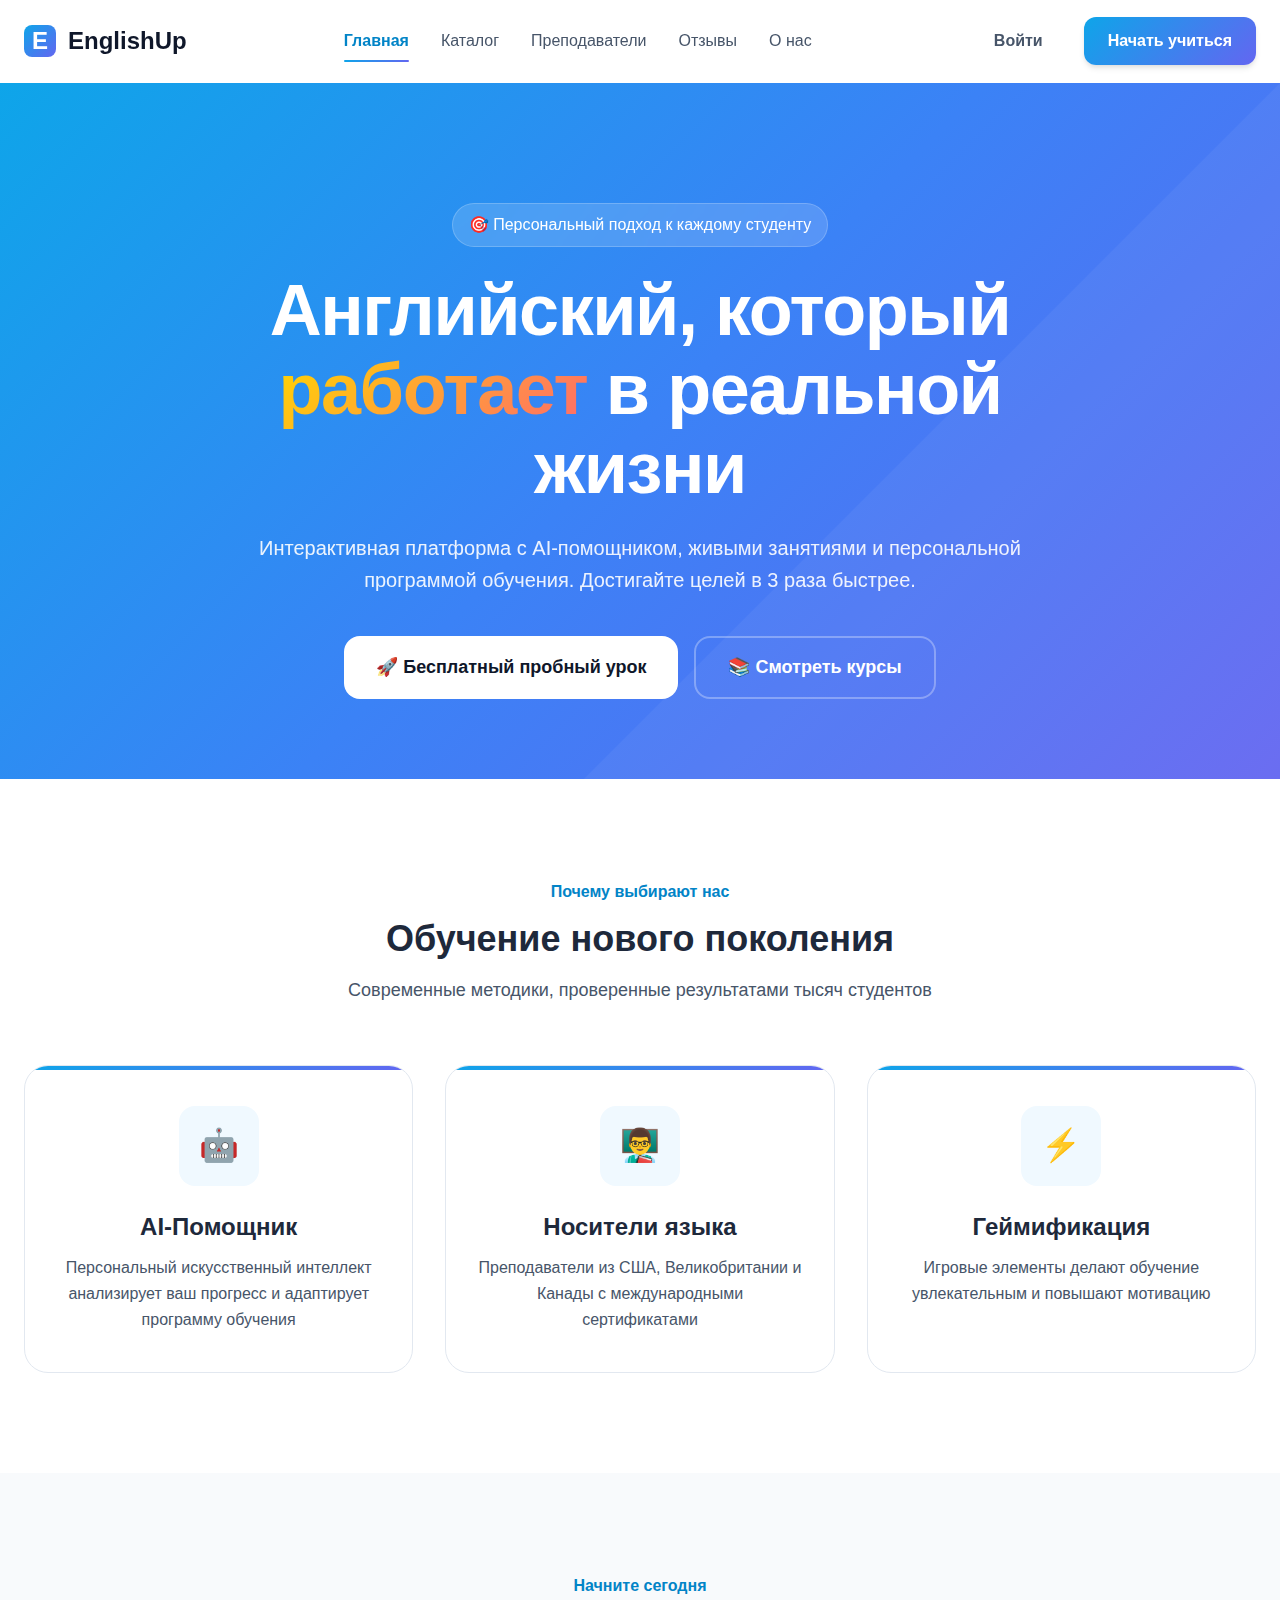
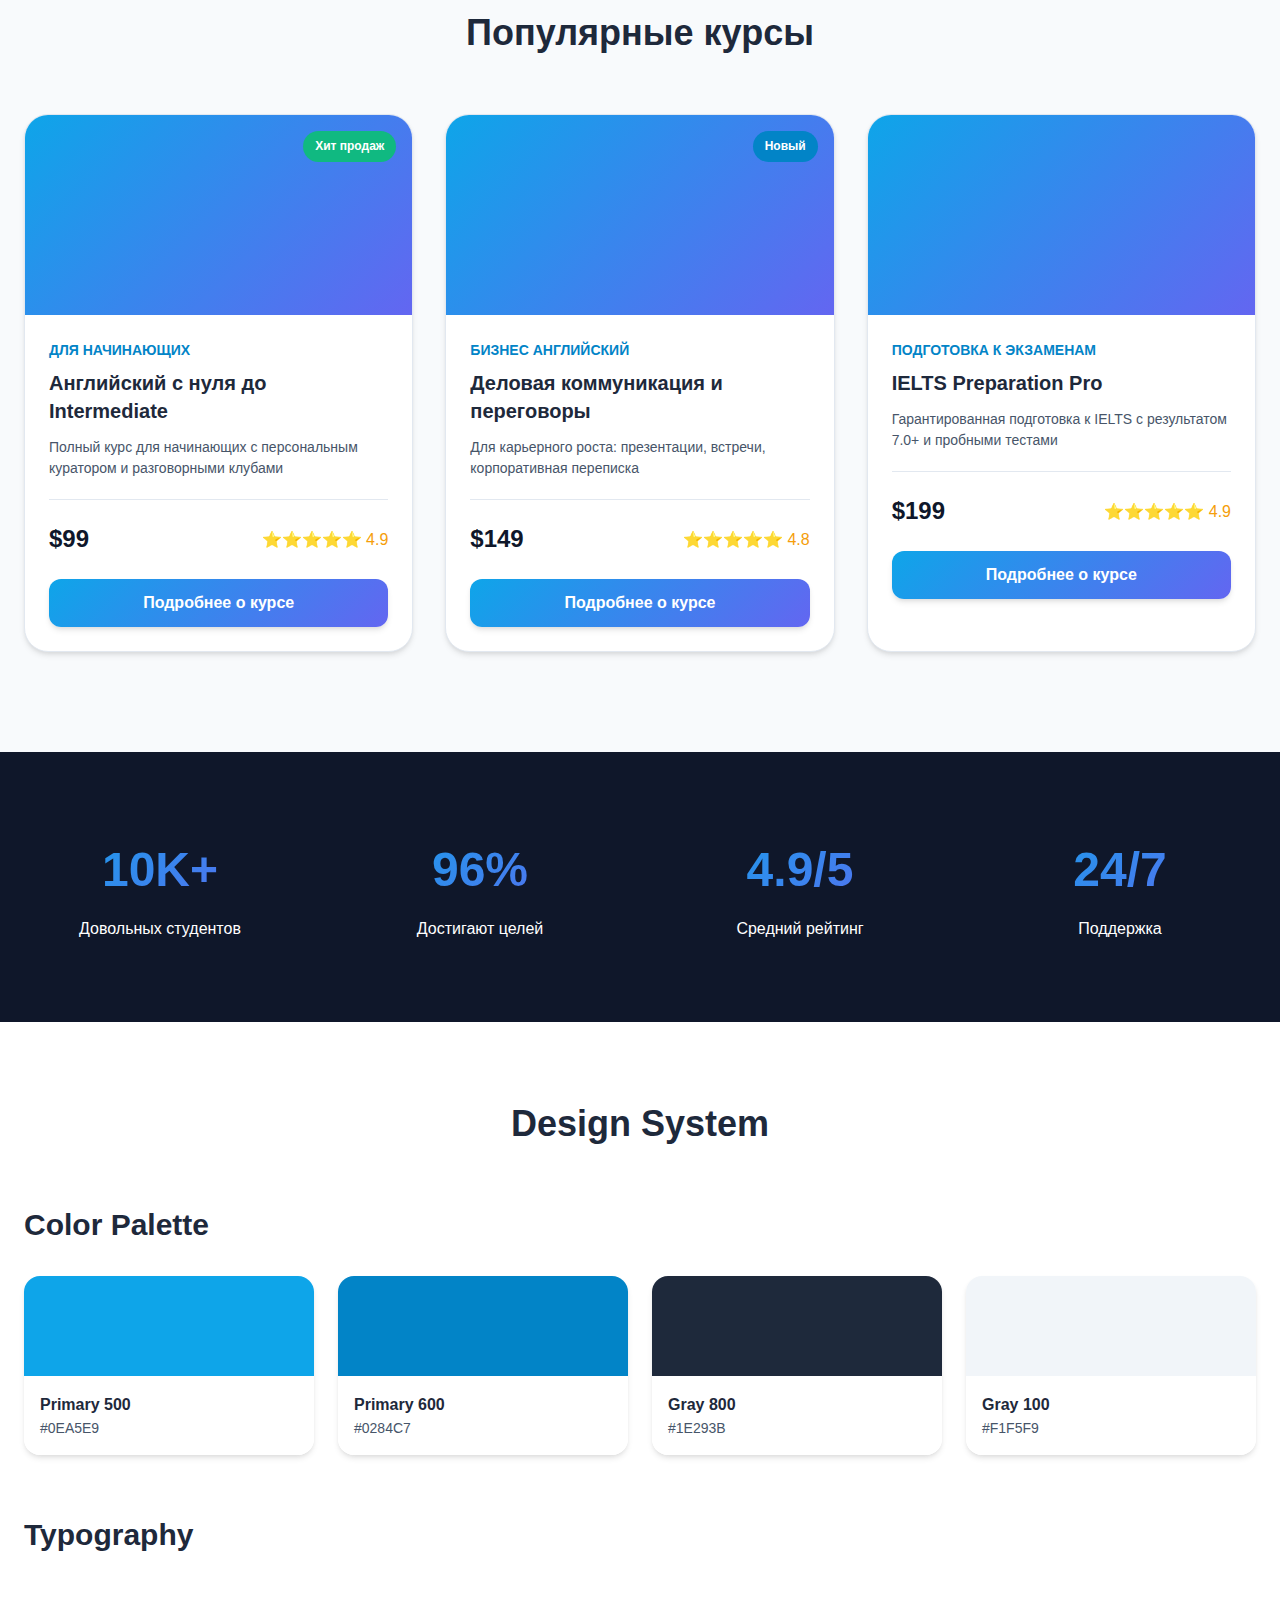
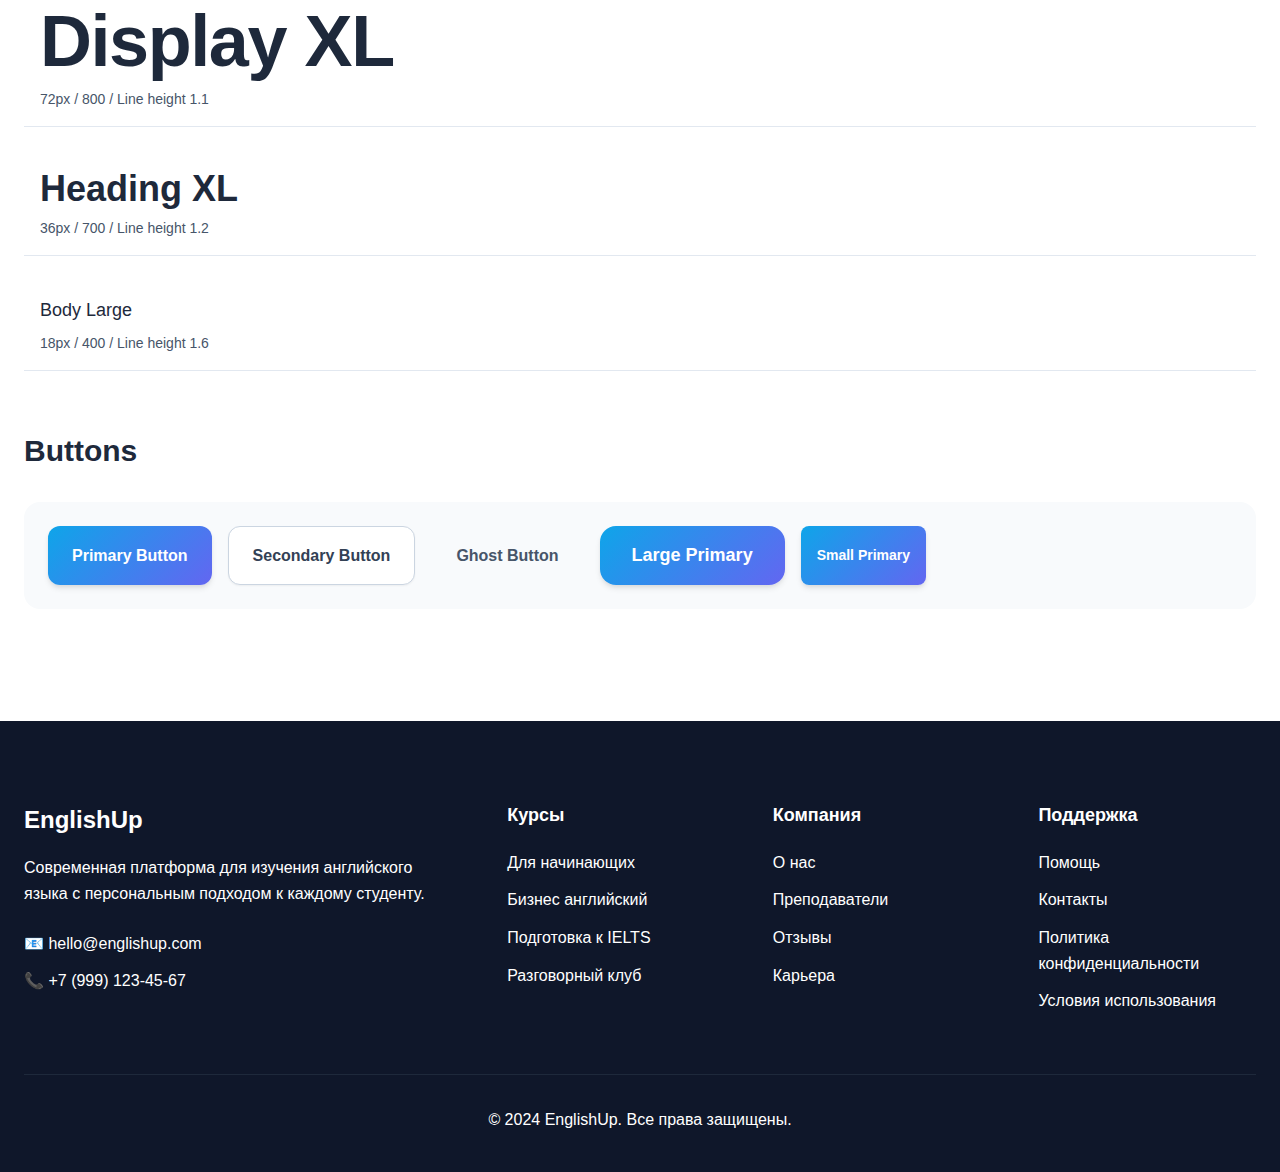
<file: index.html>
<!DOCTYPE html>
<html lang="ru">
<head>
    <meta charset="UTF-8">
    <meta name="viewport" content="width=device-width, initial-scale=1.0">
    <title>EnglishUp - Modern Language Learning</title>
    <style>
        /* === MODERN DESIGN SYSTEM === */
        :root {
            /* Color Palette */
            --primary-50: #F0F9FF;
            --primary-100: #E0F2FE;
            --primary-500: #0EA5E9;
            --primary-600: #0284C7;
            --primary-700: #0369A1;
            --gradient-primary: linear-gradient(135deg, #0EA5E9 0%, #6366F1 100%);
            --gradient-hero: linear-gradient(135deg, #0EA5E9 0%, #3B82F6 50%, #6366F1 100%);
            
            /* Gray Scale */
            --gray-50: #F8FAFC;
            --gray-100: #F1F5F9;
            --gray-200: #E2E8F0;
            --gray-300: #CBD5E1;
            --gray-600: #475569;
            --gray-700: #334155;
            --gray-800: #1E293B;
            --gray-900: #0F172A;
            
            /* Semantic Colors */
            --success: #10B981;
            --warning: #F59E0B;
            --error: #EF4444;
            
            /* Effects */
            --shadow-sm: 0 1px 2px 0 rgba(0, 0, 0, 0.05);
            --shadow-md: 0 4px 6px -1px rgba(0, 0, 0, 0.1), 0 2px 4px -1px rgba(0, 0, 0, 0.06);
            --shadow-lg: 0 10px 15px -3px rgba(0, 0, 0, 0.1), 0 4px 6px -2px rgba(0, 0, 0, 0.05);
            --shadow-xl: 0 20px 25px -5px rgba(0, 0, 0, 0.1), 0 10px 10px -5px rgba(0, 0, 0, 0.04);
            
            /* Border Radius */
            --radius-sm: 8px;
            --radius-md: 12px;
            --radius-lg: 16px;
            --radius-xl: 24px;
            --radius-full: 9999px;
        }

        * {
            margin: 0;
            padding: 0;
            box-sizing: border-box;
            font-family: 'Inter', 'SF Pro Display', -apple-system, BlinkMacSystemFont, sans-serif;
        }

        body {
            background: var(--gray-50);
            color: var(--gray-800);
            line-height: 1.6;
        }

        .container {
            max-width: 1280px;
            margin: 0 auto;
            padding: 0 24px;
        }

        /* === TYPOGRAPHY === */
        .display-xl {
            font-size: 72px;
            font-weight: 800;
            line-height: 1.1;
            letter-spacing: -0.02em;
        }

        .display-lg {
            font-size: 60px;
            font-weight: 700;
            line-height: 1.1;
            letter-spacing: -0.02em;
        }

        .display-md {
            font-size: 48px;
            font-weight: 700;
            line-height: 1.2;
            letter-spacing: -0.01em;
        }

        .heading-xl {
            font-size: 36px;
            font-weight: 700;
            line-height: 1.2;
        }

        .heading-lg {
            font-size: 30px;
            font-weight: 600;
            line-height: 1.3;
        }

        .heading-md {
            font-size: 24px;
            font-weight: 600;
            line-height: 1.4;
        }

        .heading-sm {
            font-size: 20px;
            font-weight: 600;
            line-height: 1.4;
        }

        .body-xl {
            font-size: 20px;
            font-weight: 400;
            line-height: 1.6;
        }

        .body-lg {
            font-size: 18px;
            font-weight: 400;
            line-height: 1.6;
        }

        .body-md {
            font-size: 16px;
            font-weight: 400;
            line-height: 1.6;
        }

        .body-sm {
            font-size: 14px;
            font-weight: 400;
            line-height: 1.5;
        }

        .caption {
            font-size: 12px;
            font-weight: 500;
            line-height: 1.4;
            text-transform: uppercase;
            letter-spacing: 0.02em;
        }

        /* === BUTTONS === */
        .btn {
            display: inline-flex;
            align-items: center;
            justify-content: center;
            gap: 8px;
            padding: 12px 24px;
            border: none;
            border-radius: var(--radius-md);
            font-weight: 600;
            font-size: 16px;
            line-height: 1.5;
            text-decoration: none;
            cursor: pointer;
            transition: all 0.2s ease;
            position: relative;
            overflow: hidden;
        }

        .btn::before {
            content: '';
            position: absolute;
            top: 0;
            left: -100%;
            width: 100%;
            height: 100%;
            background: linear-gradient(90deg, transparent, rgba(255,255,255,0.2), transparent);
            transition: left 0.5s;
        }

        .btn:hover::before {
            left: 100%;
        }

        .btn-primary {
            background: var(--gradient-primary);
            color: white;
            box-shadow: var(--shadow-md);
        }

        .btn-primary:hover {
            transform: translateY(-2px);
            box-shadow: var(--shadow-lg);
        }

        .btn-secondary {
            background: white;
            color: var(--gray-700);
            border: 1.5px solid var(--gray-300);
            box-shadow: var(--shadow-sm);
        }

        .btn-secondary:hover {
            border-color: var(--gray-400);
            transform: translateY(-1px);
            box-shadow: var(--shadow-md);
        }

        .btn-ghost {
            background: transparent;
            color: var(--gray-600);
            border: 1.5px solid transparent;
        }

        .btn-ghost:hover {
            background: var(--gray-100);
            color: var(--gray-700);
        }

        .btn-lg {
            padding: 16px 32px;
            font-size: 18px;
            border-radius: var(--radius-lg);
        }

        .btn-sm {
            padding: 8px 16px;
            font-size: 14px;
            border-radius: var(--radius-sm);
        }

        /* === MODERN HEADER === */
        .header {
            background: rgba(255, 255, 255, 0.95);
            backdrop-filter: blur(20px);
            border-bottom: 1px solid rgba(255, 255, 255, 0.2);
            position: sticky;
            top: 0;
            z-index: 1000;
            padding: 16px 0;
        }

        .header-content {
            display: flex;
            align-items: center;
            justify-content: space-between;
        }

        .logo {
            display: flex;
            align-items: center;
            gap: 12px;
            font-size: 24px;
            font-weight: 800;
            color: var(--gray-900);
            text-decoration: none;
        }

        .logo-icon {
            width: 32px;
            height: 32px;
            background: var(--gradient-primary);
            border-radius: 8px;
            display: flex;
            align-items: center;
            justify-content: center;
            color: white;
            font-weight: bold;
        }

        .nav {
            display: flex;
            align-items: center;
            gap: 32px;
        }

        .nav-link {
            color: var(--gray-600);
            text-decoration: none;
            font-weight: 500;
            transition: color 0.2s ease;
            position: relative;
        }

        .nav-link:hover {
            color: var(--gray-900);
        }

        .nav-link.active {
            color: var(--primary-600);
            font-weight: 600;
        }

        .nav-link.active::after {
            content: '';
            position: absolute;
            bottom: -8px;
            left: 0;
            width: 100%;
            height: 2px;
            background: var(--gradient-primary);
            border-radius: var(--radius-full);
        }

        .header-actions {
            display: flex;
            align-items: center;
            gap: 16px;
        }

        /* === HERO SECTION === */
        .hero {
            background: var(--gradient-hero);
            color: white;
            padding: 120px 0 80px;
            position: relative;
            overflow: hidden;
        }

        .hero::before {
            content: '';
            position: absolute;
            top: 0;
            left: 0;
            right: 0;
            bottom: 0;
            background: url('data:image/svg+xml,<svg xmlns="http://www.w3.org/2000/svg" viewBox="0 0 1000 1000"><polygon fill="rgba(255,255,255,0.05)" points="0,1000 1000,0 1000,1000"/></svg>');
            background-size: cover;
        }

        .hero-content {
            position: relative;
            z-index: 2;
            text-align: center;
            max-width: 800px;
            margin: 0 auto;
        }

        .hero-badge {
            display: inline-flex;
            align-items: center;
            gap: 8px;
            background: rgba(255, 255, 255, 0.15);
            backdrop-filter: blur(10px);
            padding: 8px 16px;
            border-radius: var(--radius-full);
            margin-bottom: 24px;
            border: 1px solid rgba(255, 255, 255, 0.2);
        }

        .hero-actions {
            display: flex;
            gap: 16px;
            justify-content: center;
            margin-top: 40px;
            flex-wrap: wrap;
        }

        .btn-white {
            background: white;
            color: var(--gray-900);
            font-weight: 600;
        }

        .btn-outline-white {
            background: transparent;
            color: white;
            border: 2px solid rgba(255, 255, 255, 0.3);
        }

        .btn-outline-white:hover {
            background: white;
            color: var(--gray-900);
        }

        /* === FEATURES SECTION === */
        .features {
            padding: 100px 0;
            background: white;
        }

        .section-header {
            text-align: center;
            max-width: 600px;
            margin: 0 auto 60px;
        }

        .section-subtitle {
            color: var(--primary-600);
            font-weight: 600;
            margin-bottom: 12px;
            display: block;
        }

        .features-grid {
            display: grid;
            grid-template-columns: repeat(auto-fit, minmax(300px, 1fr));
            gap: 32px;
        }

        .feature-card {
            background: white;
            padding: 40px 32px;
            border-radius: var(--radius-xl);
            text-align: center;
            border: 1px solid var(--gray-200);
            transition: all 0.3s ease;
            position: relative;
            overflow: hidden;
        }

        .feature-card::before {
            content: '';
            position: absolute;
            top: 0;
            left: 0;
            right: 0;
            height: 4px;
            background: var(--gradient-primary);
        }

        .feature-card:hover {
            transform: translateY(-8px);
            box-shadow: var(--shadow-xl);
            border-color: var(--primary-100);
        }

        .feature-icon {
            width: 80px;
            height: 80px;
            background: var(--primary-50);
            border-radius: var(--radius-lg);
            display: flex;
            align-items: center;
            justify-content: center;
            margin: 0 auto 24px;
            color: var(--primary-600);
            font-size: 32px;
        }

        /* === COURSE CARDS === */
        .courses {
            padding: 100px 0;
            background: var(--gray-50);
        }

        .course-grid {
            display: grid;
            grid-template-columns: repeat(auto-fit, minmax(380px, 1fr));
            gap: 32px;
        }

        .course-card {
            background: white;
            border-radius: var(--radius-xl);
            overflow: hidden;
            box-shadow: var(--shadow-md);
            transition: all 0.3s ease;
            border: 1px solid var(--gray-200);
        }

        .course-card:hover {
            transform: translateY(-8px);
            box-shadow: var(--shadow-xl);
        }

        .course-image {
            height: 200px;
            background: var(--gradient-primary);
            position: relative;
            overflow: hidden;
        }

        .course-badge {
            position: absolute;
            top: 16px;
            right: 16px;
            background: var(--success);
            color: white;
            padding: 6px 12px;
            border-radius: var(--radius-full);
            font-size: 12px;
            font-weight: 600;
        }

        .course-content {
            padding: 24px;
        }

        .course-category {
            color: var(--primary-600);
            font-weight: 600;
            font-size: 14px;
            margin-bottom: 8px;
            display: block;
        }

        .course-meta {
            display: flex;
            justify-content: space-between;
            align-items: center;
            margin-top: 20px;
            padding-top: 20px;
            border-top: 1px solid var(--gray-200);
        }

        .course-price {
            font-size: 24px;
            font-weight: 700;
            color: var(--gray-900);
        }

        .course-rating {
            display: flex;
            align-items: center;
            gap: 4px;
            color: var(--warning);
        }

        /* === STATS SECTION === */
        .stats {
            background: var(--gray-900);
            color: white;
            padding: 80px 0;
        }

        .stats-grid {
            display: grid;
            grid-template-columns: repeat(auto-fit, minmax(200px, 1fr));
            gap: 48px;
        }

        .stat-item {
            text-align: center;
        }

        .stat-number {
            font-size: 48px;
            font-weight: 800;
            background: var(--gradient-primary);
            -webkit-background-clip: text;
            -webkit-text-fill-color: transparent;
            margin-bottom: 8px;
        }

        /* === FOOTER === */
        .footer {
            background: var(--gray-900);
            color: white;
            padding: 80px 0 40px;
        }

        .footer-grid {
            display: grid;
            grid-template-columns: 2fr 1fr 1fr 1fr;
            gap: 48px;
            margin-bottom: 48px;
        }

        .footer-logo {
            font-size: 24px;
            font-weight: 800;
            margin-bottom: 16px;
        }

        .footer-description {
            color: var(--gray-400);
            margin-bottom: 24px;
        }

        .footer-heading {
            font-size: 18px;
            font-weight: 600;
            margin-bottom: 20px;
        }

        .footer-links {
            list-style: none;
        }

        .footer-link {
            color: var(--gray-400);
            text-decoration: none;
            margin-bottom: 12px;
            display: block;
            transition: color 0.2s ease;
        }

        .footer-link:hover {
            color: white;
        }

        .footer-bottom {
            border-top: 1px solid var(--gray-800);
            padding-top: 32px;
            text-align: center;
            color: var(--gray-500);
        }

        /* === UI KIT SECTION === */
        .ui-kit-section {
            padding: 80px 0;
            background: white;
        }

        .colors-grid {
            display: grid;
            grid-template-columns: repeat(auto-fit, minmax(200px, 1fr));
            gap: 24px;
            margin: 32px 0;
        }

        .color-card {
            border-radius: var(--radius-lg);
            overflow: hidden;
            box-shadow: var(--shadow-md);
        }

        .color-swatch {
            height: 100px;
            position: relative;
        }

        .color-info {
            padding: 16px;
            background: white;
        }

        .typography-showcase {
            display: grid;
            gap: 24px;
            margin: 32px 0;
        }

        .typography-item {
            padding: 16px;
            border-bottom: 1px solid var(--gray-200);
        }

        .buttons-showcase {
            display: flex;
            gap: 16px;
            flex-wrap: wrap;
            margin: 32px 0;
            padding: 24px;
            background: var(--gray-50);
            border-radius: var(--radius-lg);
        }
    </style>
</head>
<body>
    <!-- Modern Header -->
    <header class="header">
        <div class="container">
            <div class="header-content">
                <a href="#" class="logo">
                    <div class="logo-icon">E</div>
                    EnglishUp
                </a>
                <nav class="nav">
                    <a href="#" class="nav-link active">Главная</a>
                    <a href="#" class="nav-link">Каталог</a>
                    <a href="#" class="nav-link">Преподаватели</a>
                    <a href="#" class="nav-link">Отзывы</a>
                    <a href="#" class="nav-link">О нас</a>
                </nav>
                <div class="header-actions">
                    <button class="btn btn-ghost">Войти</button>
                    <button class="btn btn-primary">Начать учиться</button>
                </div>
            </div>
        </div>
    </header>

    <!-- Hero Section -->
    <section class="hero">
        <div class="container">
            <div class="hero-content">
                <div class="hero-badge">
                    <span>🎯 Персональный подход к каждому студенту</span>
                </div>
                <h1 class="display-xl">Английский, который<br><span style="background: linear-gradient(135deg, #FFD700 0%, #FF6B6B 100%); -webkit-background-clip: text; -webkit-text-fill-color: transparent;">работает</span> в реальной жизни</h1>
                <p class="body-xl" style="margin-top: 24px; opacity: 0.9;">
                    Интерактивная платформа с AI-помощником, живыми занятиями и персональной программой обучения. 
                    Достигайте целей в 3 раза быстрее.
                </p>
                <div class="hero-actions">
                    <button class="btn btn-white btn-lg">
                        🚀 Бесплатный пробный урок
                    </button>
                    <button class="btn btn-outline-white btn-lg">
                        📚 Смотреть курсы
                    </button>
                </div>
            </div>
        </div>
    </section>

    <!-- Features Section -->
    <section class="features">
        <div class="container">
            <div class="section-header">
                <span class="section-subtitle">Почему выбирают нас</span>
                <h2 class="heading-xl">Обучение нового поколения</h2>
                <p class="body-lg" style="color: var(--gray-600); margin-top: 16px;">
                    Современные методики, проверенные результатами тысяч студентов
                </p>
            </div>
            <div class="features-grid">
                <div class="feature-card">
                    <div class="feature-icon">🤖</div>
                    <h3 class="heading-md">AI-Помощник</h3>
                    <p class="body-md" style="color: var(--gray-600); margin-top: 12px;">
                        Персональный искусственный интеллект анализирует ваш прогресс и адаптирует программу обучения
                    </p>
                </div>
                <div class="feature-card">
                    <div class="feature-icon">👨‍🏫</div>
                    <h3 class="heading-md">Носители языка</h3>
                    <p class="body-md" style="color: var(--gray-600); margin-top: 12px;">
                        Преподаватели из США, Великобритании и Канады с международными сертификатами
                    </p>
                </div>
                <div class="feature-card">
                    <div class="feature-icon">⚡</div>
                    <h3 class="heading-md">Геймификация</h3>
                    <p class="body-md" style="color: var(--gray-600); margin-top: 12px;">
                        Игровые элементы делают обучение увлекательным и повышают мотивацию
                    </p>
                </div>
            </div>
        </div>
    </section>

    <!-- Popular Courses -->
    <section class="courses">
        <div class="container">
            <div class="section-header">
                <span class="section-subtitle">Начните сегодня</span>
                <h2 class="heading-xl">Популярные курсы</h2>
            </div>
            <div class="course-grid">
                <!-- Course 1 -->
                <div class="course-card">
                    <div class="course-image">
                        <div class="course-badge">Хит продаж</div>
                    </div>
                    <div class="course-content">
                        <span class="course-category">ДЛЯ НАЧИНАЮЩИХ</span>
                        <h3 class="heading-sm">Английский с нуля до Intermediate</h3>
                        <p class="body-sm" style="color: var(--gray-600); margin-top: 12px;">
                            Полный курс для начинающих с персональным куратором и разговорными клубами
                        </p>
                        <div class="course-meta">
                            <div class="course-price">$99</div>
                            <div class="course-rating">
                                ⭐⭐⭐⭐⭐ 4.9
                            </div>
                        </div>
                        <button class="btn btn-primary" style="width: 100%; margin-top: 20px;">
                            Подробнее о курсе
                        </button>
                    </div>
                </div>

                <!-- Course 2 -->
                <div class="course-card">
                    <div class="course-image">
                        <div class="course-badge" style="background: var(--primary-600);">Новый</div>
                    </div>
                    <div class="course-content">
                        <span class="course-category">БИЗНЕС АНГЛИЙСКИЙ</span>
                        <h3 class="heading-sm">Деловая коммуникация и переговоры</h3>
                        <p class="body-sm" style="color: var(--gray-600); margin-top: 12px;">
                            Для карьерного роста: презентации, встречи, корпоративная переписка
                        </p>
                        <div class="course-meta">
                            <div class="course-price">$149</div>
                            <div class="course-rating">
                                ⭐⭐⭐⭐⭐ 4.8
                            </div>
                        </div>
                        <button class="btn btn-primary" style="width: 100%; margin-top: 20px;">
                            Подробнее о курсе
                        </button>
                    </div>
                </div>

                <!-- Course 3 -->
                <div class="course-card">
                    <div class="course-image"></div>
                    <div class="course-content">
                        <span class="course-category">ПОДГОТОВКА К ЭКЗАМЕНАМ</span>
                        <h3 class="heading-sm">IELTS Preparation Pro</h3>
                        <p class="body-sm" style="color: var(--gray-600); margin-top: 12px;">
                            Гарантированная подготовка к IELTS с результатом 7.0+ и пробными тестами
                        </p>
                        <div class="course-meta">
                            <div class="course-price">$199</div>
                            <div class="course-rating">
                                ⭐⭐⭐⭐⭐ 4.9
                            </div>
                        </div>
                        <button class="btn btn-primary" style="width: 100%; margin-top: 20px;">
                            Подробнее о курсе
                        </button>
                    </div>
                </div>
            </div>
        </div>
    </section>

    <!-- Stats Section -->
    <section class="stats">
        <div class="container">
            <div class="stats-grid">
                <div class="stat-item">
                    <div class="stat-number">10K+</div>
                    <div class="body-md" style="color: var(--gray-400);">Довольных студентов</div>
                </div>
                <div class="stat-item">
                    <div class="stat-number">96%</div>
                    <div class="body-md" style="color: var(--gray-400);">Достигают целей</div>
                </div>
                <div class="stat-item">
                    <div class="stat-number">4.9/5</div>
                    <div class="body-md" style="color: var(--gray-400);">Средний рейтинг</div>
                </div>
                <div class="stat-item">
                    <div class="stat-number">24/7</div>
                    <div class="body-md" style="color: var(--gray-400);">Поддержка</div>
                </div>
            </div>
        </div>
    </section>

    <!-- UI Kit Section -->
    <section class="ui-kit-section">
        <div class="container">
            <h2 class="heading-xl" style="text-align: center; margin-bottom: 60px;">Design System</h2>
            
            <!-- Colors -->
            <div>
                <h3 class="heading-lg">Color Palette</h3>
                <div class="colors-grid">
                    <div class="color-card">
                        <div class="color-swatch" style="background: var(--primary-500);"></div>
                        <div class="color-info">
                            <div class="body-md" style="font-weight: 600;">Primary 500</div>
                            <div class="body-sm" style="color: var(--gray-600);">#0EA5E9</div>
                        </div>
                    </div>
                    <div class="color-card">
                        <div class="color-swatch" style="background: var(--primary-600);"></div>
                        <div class="color-info">
                            <div class="body-md" style="font-weight: 600;">Primary 600</div>
                            <div class="body-sm" style="color: var(--gray-600);">#0284C7</div>
                        </div>
                    </div>
                    <div class="color-card">
                        <div class="color-swatch" style="background: var(--gray-800);"></div>
                        <div class="color-info">
                            <div class="body-md" style="font-weight: 600;">Gray 800</div>
                            <div class="body-sm" style="color: var(--gray-600);">#1E293B</div>
                        </div>
                    </div>
                    <div class="color-card">
                        <div class="color-swatch" style="background: var(--gray-100);"></div>
                        <div class="color-info">
                            <div class="body-md" style="font-weight: 600;">Gray 100</div>
                            <div class="body-sm" style="color: var(--gray-600);">#F1F5F9</div>
                        </div>
                    </div>
                </div>
            </div>

            <!-- Typography -->
            <div style="margin-top: 60px;">
                <h3 class="heading-lg">Typography</h3>
                <div class="typography-showcase">
                    <div class="typography-item">
                        <div class="display-xl" style="margin-bottom: 8px;">Display XL</div>
                        <div class="body-sm" style="color: var(--gray-600);">72px / 800 / Line height 1.1</div>
                    </div>
                    <div class="typography-item">
                        <div class="heading-xl" style="margin-bottom: 8px;">Heading XL</div>
                        <div class="body-sm" style="color: var(--gray-600);">36px / 700 / Line height 1.2</div>
                    </div>
                    <div class="typography-item">
                        <div class="body-lg" style="margin-bottom: 8px;">Body Large</div>
                        <div class="body-sm" style="color: var(--gray-600);">18px / 400 / Line height 1.6</div>
                    </div>
                </div>
            </div>

            <!-- Buttons -->
            <div style="margin-top: 60px;">
                <h3 class="heading-lg">Buttons</h3>
                <div class="buttons-showcase">
                    <button class="btn btn-primary">Primary Button</button>
                    <button class="btn btn-secondary">Secondary Button</button>
                    <button class="btn btn-ghost">Ghost Button</button>
                    <button class="btn btn-primary btn-lg">Large Primary</button>
                    <button class="btn btn-primary btn-sm">Small Primary</button>
                </div>
            </div>
        </div>
    </section>

    <!-- Footer -->
    <footer class="footer">
        <div class="container">
            <div class="footer-grid">
                <div>
                    <div class="footer-logo">EnglishUp</div>
                    <p class="footer-description">
                        Современная платформа для изучения английского языка с персональным подходом к каждому студенту.
                    </p>
                    <div class="footer-links">
                        <a href="#" class="footer-link">📧 hello@englishup.com</a>
                        <a href="#" class="footer-link">📞 +7 (999) 123-45-67</a>
                    </div>
                </div>
                <div>
                    <div class="footer-heading">Курсы</div>
                    <ul class="footer-links">
                        <li><a href="#" class="footer-link">Для начинающих</a></li>
                        <li><a href="#" class="footer-link">Бизнес английский</a></li>
                        <li><a href="#" class="footer-link">Подготовка к IELTS</a></li>
                        <li><a href="#" class="footer-link">Разговорный клуб</a></li>
                    </ul>
                </div>
                <div>
                    <div class="footer-heading">Компания</div>
                    <ul class="footer-links">
                        <li><a href="#" class="footer-link">О нас</a></li>
                        <li><a href="#" class="footer-link">Преподаватели</a></li>
                        <li><a href="#" class="footer-link">Отзывы</a></li>
                        <li><a href="#" class="footer-link">Карьера</a></li>
                    </ul>
                </div>
                <div>
                    <div class="footer-heading">Поддержка</div>
                    <ul class="footer-links">
                        <li><a href="#" class="footer-link">Помощь</a></li>
                        <li><a href="#" class="footer-link">Контакты</a></li>
                        <li><a href="#" class="footer-link">Политика конфиденциальности</a></li>
                        <li><a href="#" class="footer-link">Условия использования</a></li>
                    </ul>
                </div>
            </div>
            <div class="footer-bottom">
                <p>© 2024 EnglishUp. Все права защищены.</p>
            </div>
        </div>
    </footer>
</body>
</html>
</file>
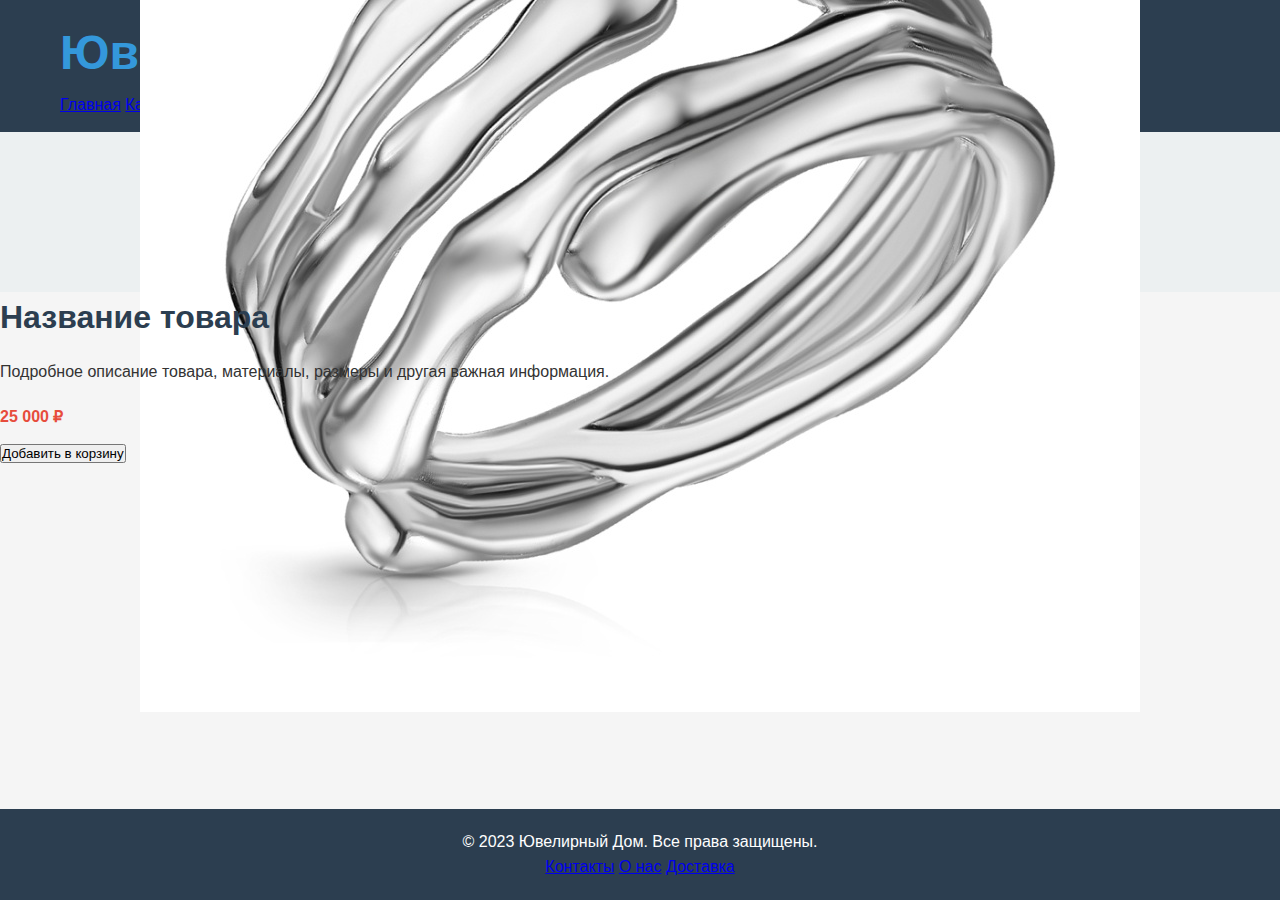
<file: product.html>
<!DOCTYPE html>
<html lang="en">

<head>
    <meta charset="UTF-8">
    <meta name="viewport" content="width=device-width, initial-scale=1.0">
    <title>product</title>
    <link rel="stylesheet" href="./styles.css">
</head>

<body>
    <header class="header">
        <div class="container">
            <div class="logo">
                <h1>Ювелирный Дом</h1>
            </div>
            <nav class="nav">
                <a href="/" class="nav-link">Главная</a>
                <a href="/catalog" class="nav-link">Каталог</a>
                <a href="/cart" class="nav-link">Корзина</a>
            </nav>
        </div>
    </header>
    <div class="product-page">
        <div class="product-container">
            <div class="product-image">
                <img src="./img.jfif" alt="Название товара" />
            </div>

            <div class="product-details">
                <h1>Название товара</h1>
                <p class="product-description">
                    Подробное описание товара, материалы, размеры и другая важная информация.
                </p>
                <p class="product-price">25 000 ₽</p>
                <button class="btn-primary">Добавить в корзину</button>
            </div>
        </div>
    </div>
    <footer class="footer">
        <div class="container">
            <p>© 2023 Ювелирный Дом. Все права защищены.</p>
            <div class="footer-links">
                <a href="#" class="footer-link">Контакты</a>
                <a href="#" class="footer-link">О нас</a>
                <a href="#" class="footer-link">Доставка</a>
            </div>
        </div>
    </footer>
</body>

</html>
</file>
<file: styles.css>
/* Общие стили */
* {
    margin: 0;
    padding: 0;
    box-sizing: border-box;
    font-family: 'Arial', sans-serif;
}

body {
    background-color: #f5f5f5;
    color: #333;
    line-height: 1.6;
    min-height: 100vh;
    display: flex;
    flex-direction: column;
}

.container {
    max-width: 1200px;
    margin: 0 auto;
    padding: 0 20px;
}

/* Стили для шапки */
header {
    background-color: #2c3e50;
    color: white;
    padding: 15px 0;
    box-shadow: 0 2px 5px rgba(0,0,0,0.1);
}

.header-content {
    display: flex;
    justify-content: space-between;
    align-items: center;
}

.logo {
    font-size: 24px;
    font-weight: bold;
    color: #3498db;
}

nav ul {
    display: flex;
    list-style: none;
}

nav ul li {
    margin-left: 20px;
}

nav ul li a {
    color: white;
    text-decoration: none;
    padding: 8px 15px;
    border-radius: 4px;
    transition: background-color 0.3s;
}

nav ul li a:hover, nav ul li a.active {
    background-color: #3498db;
}

/* Стили для подвала */
footer {
    background-color: #2c3e50;
    color: white;
    text-align: center;
    padding: 20px 0;
    margin-top: auto;
}

/* Общие стили для кнопок и ссылок */
.btn {
    display: inline-block;
    background-color: #3498db;
    color: white;
    padding: 10px 20px;
    border: none;
    border-radius: 4px;
    cursor: pointer;
    text-decoration: none;
    font-size: 16px;
    transition: background-color 0.3s;
}

.btn:hover {
    background-color: #2980b9;
}

.btn-secondary {
    background-color: #e74c3c;
}

.btn-secondary:hover {
    background-color: #c0392b;
}

/* Стили для главной страницы */
.banner {
    background-color: #3498db;
    color: white;
    padding: 60px 0;
    text-align: center;
    margin-bottom: 40px;
}

.banner h1 {
    font-size: 36px;
    margin-bottom: 20px;
}

.banner p {
    font-size: 18px;
    margin-bottom: 30px;
    max-width: 600px;
    margin-left: auto;
    margin-right: auto;
}

.newsletter {
    background-color: white;
    padding: 40px;
    border-radius: 8px;
    box-shadow: 0 2px 10px rgba(0,0,0,0.1);
    text-align: center;
    margin-bottom: 40px;
}

.newsletter h2 {
    margin-bottom: 20px;
    color: #2c3e50;
}

.newsletter-form {
    display: flex;
    justify-content: center;
    max-width: 500px;
    margin: 0 auto;
}

.newsletter-form input {
    flex: 1;
    padding: 10px;
    border: 1px solid #ddd;
    border-radius: 4px 0 0 4px;
    font-size: 16px;
}

.newsletter-form button {
    border-radius: 0 4px 4px 0;
}

.features {
    display: grid;
    grid-template-columns: repeat(auto-fit, minmax(300px, 1fr));
    gap: 30px;
    margin: 40px 0;
}

.feature-card {
    background: white;
    padding: 30px;
    border-radius: 8px;
    box-shadow: 0 2px 10px rgba(0,0,0,0.1);
    text-align: center;
}

.feature-card h3 {
    color: #2c3e50;
    margin-bottom: 15px;
}

/* Стили для каталога */
.catalog-controls {
    display: flex;
    justify-content: space-between;
    margin-bottom: 20px;
    flex-wrap: wrap;
    gap: 15px;
}

.search-box {
    flex: 1;
    min-width: 250px;
}

.search-box input {
    width: 100%;
    padding: 10px;
    border: 1px solid #ddd;
    border-radius: 4px;
    font-size: 16px;
}

.filters {
    display: flex;
    gap: 15px;
}

.filters select {
    padding: 10px;
    border: 1px solid #ddd;
    border-radius: 4px;
    font-size: 16px;
}

.products-grid {
    display: grid;
    grid-template-columns: repeat(auto-fill, minmax(250px, 1fr));
    gap: 20px;
    margin-top: 30px;
}

.product-card {
    background-color: white;
    border-radius: 8px;
    overflow: hidden;
    box-shadow: 0 2px 10px rgba(0,0,0,0.1);
    transition: transform 0.3s;
}

.product-card:hover {
    transform: translateY(-5px);
}

.product-image {
    height: 160px;
    background-color: #ecf0f1;
    display: flex;
    align-items: center;
    justify-content: center;
    color: #7f8c8d;
}

.product-info {
    padding: 15px;
}

.product-info h3 {
    margin-bottom: 10px;
    color: #2c3e50;
}

.product-price {
    font-weight: bold;
    color: #e74c3c;
    margin: 10px 0;
}

/* Стили для страницы товара */
.product-detail {
    display: flex;
    gap: 30px;
    background-color: white;
    padding: 30px;
    border-radius: 8px;
    box-shadow: 0 2px 10px rgba(0,0,0,0.1);
    margin-top: 30px;
}

.product-image-large {
    flex: 1;
    min-width: 300px;
    height: 300px;
    background-color: #ecf0f1;
    display: flex;
    align-items: center;
    justify-content: center;
    color: #7f8c8d;
    border-radius: 8px;
}

.product-details {
    flex: 2;
}

.product-details h1 {
    margin-bottom: 15px;
    color: #2c3e50;
}

.product-description {
    margin-bottom: 20px;
    line-height: 1.6;
}

.product-price-large {
    font-size: 24px;
    font-weight: bold;
    color: #e74c3c;
    margin-bottom: 20px;
}

/* Стили для корзины */
.cart-items {
    background: white;
    border-radius: 8px;
    box-shadow: 0 2px 10px rgba(0,0,0,0.1);
    margin: 30px 0;
    overflow: hidden;
}

.cart-item {
    display: flex;
    padding: 20px;
    border-bottom: 1px solid #eee;
    align-items: center;
}

.cart-item:last-child {
    border-bottom: none;
}

.cart-item-image {
    width: 80px;
    height: 80px;
    background-color: #ecf0f1;
    display: flex;
    align-items: center;
    justify-content: center;
    color: #7f8c8d;
    border-radius: 4px;
    margin-right: 20px;
}

.cart-item-details {
    flex: 1;
}

.cart-item-controls {
    display: flex;
    align-items: center;
    gap: 15px;
}

.quantity-controls {
    display: flex;
    align-items: center;
    gap: 10px;
}

.quantity-btn {
    background: #3498db;
    color: white;
    border: none;
    width: 30px;
    height: 30px;
    border-radius: 50%;
    cursor: pointer;
}

.cart-total {
    background: white;
    padding: 20px;
    border-radius: 8px;
    box-shadow: 0 2px 10px rgba(0,0,0,0.1);
    text-align: right;
}

.cart-total h2 {
    margin-bottom: 15px;
    color: #2c3e50;
}

/* Адаптивность */
@media (max-width: 768px) {
    .header-content {
        flex-direction: column;
        text-align: center;
    }
    
    nav ul {
        margin-top: 15px;
        justify-content: center;
    }
    
    .catalog-controls {
        flex-direction: column;
    }
    
    .product-detail {
        flex-direction: column;
    }
    
    .product-image-large {
        min-width: 100%;
    }
    
    .cart-item {
        flex-direction: column;
        text-align: center;
        gap: 15px;
    }
    
    .cart-item-image {
        margin-right: 0;
    }
}
</file>
